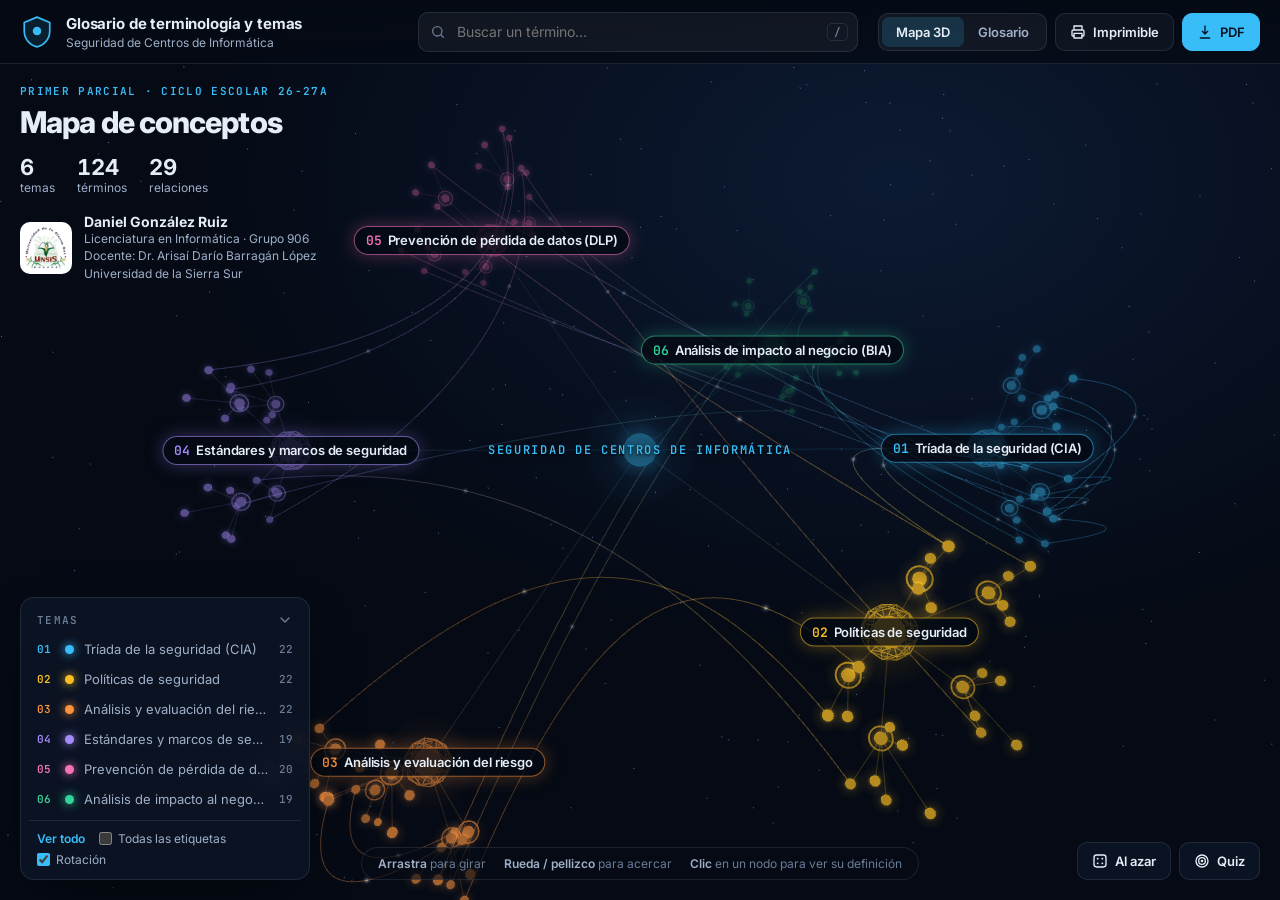
<file: web/index.html>
<!doctype html>
<html lang="es">
<head>
  <meta charset="utf-8">
  <meta name="viewport" content="width=device-width, initial-scale=1">
  <title>Glosario de Seguridad</title>
  <meta name="description" content="Mapa conceptual interactivo con la terminología del primer parcial de Seguridad de Centros de Informática.">
  <link rel="icon" href="data:image/svg+xml,%3Csvg xmlns='http://www.w3.org/2000/svg' viewBox='0 0 32 32'%3E%3Cpath d='M16 2 4 7v8c0 7.5 5.1 13.4 12 15 6.9-1.6 12-7.5 12-15V7L16 2z' fill='%230b1220' stroke='%2338bdf8' stroke-width='2'/%3E%3Ccircle cx='16' cy='15' r='4' fill='%2338bdf8'/%3E%3C/svg%3E">
  <link rel="preconnect" href="https://fonts.googleapis.com">
  <link rel="preconnect" href="https://fonts.gstatic.com" crossorigin>
  <link href="https://fonts.googleapis.com/css2?family=Inter:wght@400;500;600;700;800&family=JetBrains+Mono:wght@400;600&display=swap" rel="stylesheet">
  <link rel="stylesheet" href="css/estilos.css">
</head>
<body data-vista="mapa">
  <header class="barra">
    <div class="marca">
      <svg class="marca-icono" viewBox="0 0 32 32" aria-hidden="true"><path d="M16 2 4 7v8c0 7.5 5.1 13.4 12 15 6.9-1.6 12-7.5 12-15V7L16 2z"/><circle cx="16" cy="15" r="4"/></svg>
      <div>
        <h1>Glosario de terminología y temas</h1>
        <p id="subtitulo-marca">Seguridad de Centros de Informática</p>
      </div>
    </div>

    <div class="buscador" role="search">
      <svg viewBox="0 0 24 24" aria-hidden="true"><circle cx="11" cy="11" r="7"/><path d="m20 20-3.5-3.5"/></svg>
      <input id="buscar" type="search" placeholder="Buscar un término…" autocomplete="off" aria-label="Buscar término" aria-controls="sugerencias">
      <kbd>/</kbd>
      <ul id="sugerencias" class="sugerencias" role="listbox" hidden></ul>
    </div>

    <nav class="acciones">
      <div class="conmutador" role="tablist" aria-label="Vista">
        <button role="tab" data-vista="mapa" aria-selected="true">Mapa 3D</button>
        <button role="tab" data-vista="lista" aria-selected="false">Glosario</button>
      </div>
      <a class="boton" href="imprimir.html" target="_blank" rel="noopener" title="Versión para imprimir">
        <svg viewBox="0 0 24 24" aria-hidden="true"><path d="M6 9V3h12v6M6 18H4a1 1 0 0 1-1-1v-6a2 2 0 0 1 2-2h14a2 2 0 0 1 2 2v6a1 1 0 0 1-1 1h-2"/><path d="M6 14h12v7H6z"/></svg>
        <span>Imprimible</span>
      </a>
      <a class="boton primario" href="glosario.pdf" download="Glosario de terminologia y temas - Seguridad de Centros de Informatica.pdf">
        <svg viewBox="0 0 24 24" aria-hidden="true"><path d="M12 3v12m0 0-4-4m4 4 4-4M5 21h14"/></svg>
        <span>PDF</span>
      </a>
    </nav>
  </header>
  <div class="progreso" id="progreso" aria-hidden="true"></div>

  <!-- Vista 1: mapa 3D -->
  <main id="vista-mapa" class="vista-mapa">
    <div id="escena" class="escena" aria-label="Mapa conceptual en 3D"></div>

    <section class="intro" id="intro">
      <p class="etiqueta">Primer parcial · <span id="ciclo"></span></p>
      <h2>Mapa de conceptos</h2>
      <div class="cifras">
        <div><strong id="n-temas">0</strong><span>temas</span></div>
        <div><strong id="n-terminos">0</strong><span>términos</span></div>
        <div><strong id="n-enlaces">0</strong><span>relaciones</span></div>
      </div>
      <div class="creditos" id="creditos-mapa"></div>
    </section>

    <aside class="leyenda" id="leyenda" aria-label="Temas">
      <button class="leyenda-titulo" id="leyenda-toggle" aria-expanded="true">
        <span>Temas</span>
        <svg viewBox="0 0 24 24" aria-hidden="true"><path d="m6 9 6 6 6-6"/></svg>
      </button>
      <ul id="lista-temas"></ul>
      <div class="leyenda-pie">
        <button class="enlace" id="ver-todo">Ver todo</button>
        <label class="interruptor"><input type="checkbox" id="todas-etiquetas"> Todas las etiquetas</label>
        <label class="interruptor"><input type="checkbox" id="rotar" checked> Rotación</label>
      </div>
    </aside>

    <aside class="panel" id="panel" aria-live="polite" hidden>
      <button class="cerrar" id="cerrar-panel" aria-label="Cerrar">×</button>
      <div id="panel-contenido"></div>
    </aside>

    <div class="ayuda" id="ayuda">
      <span><b>Arrastra</b> para girar</span>
      <span><b>Rueda / pellizco</b> para acercar</span>
      <span><b>Clic</b> en un nodo para ver su definición</span>
    </div>

    <div class="herramientas" id="herramientas">
      <button class="boton" id="azar" title="Ir a un término al azar">
        <svg class="dado" viewBox="0 0 24 24" aria-hidden="true"><rect x="3" y="3" width="18" height="18" rx="4"/><circle cx="8.5" cy="8.5" r="1.4"/><circle cx="15.5" cy="15.5" r="1.4"/><circle cx="15.5" cy="8.5" r="1.4"/><circle cx="8.5" cy="15.5" r="1.4"/></svg>
        <span>Al azar</span>
      </button>
      <button class="boton" id="iniciar-quiz" title="Pon a prueba lo que sabes">
        <svg viewBox="0 0 24 24" aria-hidden="true"><circle cx="12" cy="12" r="9"/><circle cx="12" cy="12" r="5"/><circle cx="12" cy="12" r="1"/></svg>
        <span>Quiz</span>
      </button>
    </div>

    <section class="quiz" id="quiz" aria-live="polite" aria-label="Quiz" hidden></section>

    <div class="tooltip" id="tooltip" hidden></div>
    <div class="sin-webgl" id="sin-webgl" hidden>
      <p>Tu navegador no tiene WebGL disponible, así que el mapa 3D no se puede mostrar.</p>
      <button class="boton primario" data-ir="lista">Ver el glosario</button>
    </div>
  </main>

  <!-- Vista 2: glosario en tarjetas -->
  <main id="vista-lista" class="vista-lista" hidden>
    <div class="creditos grande" id="creditos-lista"></div>
    <div class="filtros" id="filtros" role="group" aria-label="Filtrar por tema"></div>
    <div id="secciones"></div>
    <p class="vacio" id="vacio" hidden>No hay términos que coincidan con la búsqueda.</p>
  </main>

  <script src="js/datos.js"></script>
  <script src="js/comun.js"></script>
  <script src="vendor/three/three.min.js"></script>
  <script src="vendor/three/OrbitControls.js"></script>
  <script src="vendor/three/CSS2DRenderer.js"></script>
  <script src="js/app.js"></script>
</body>
</html>
</file>
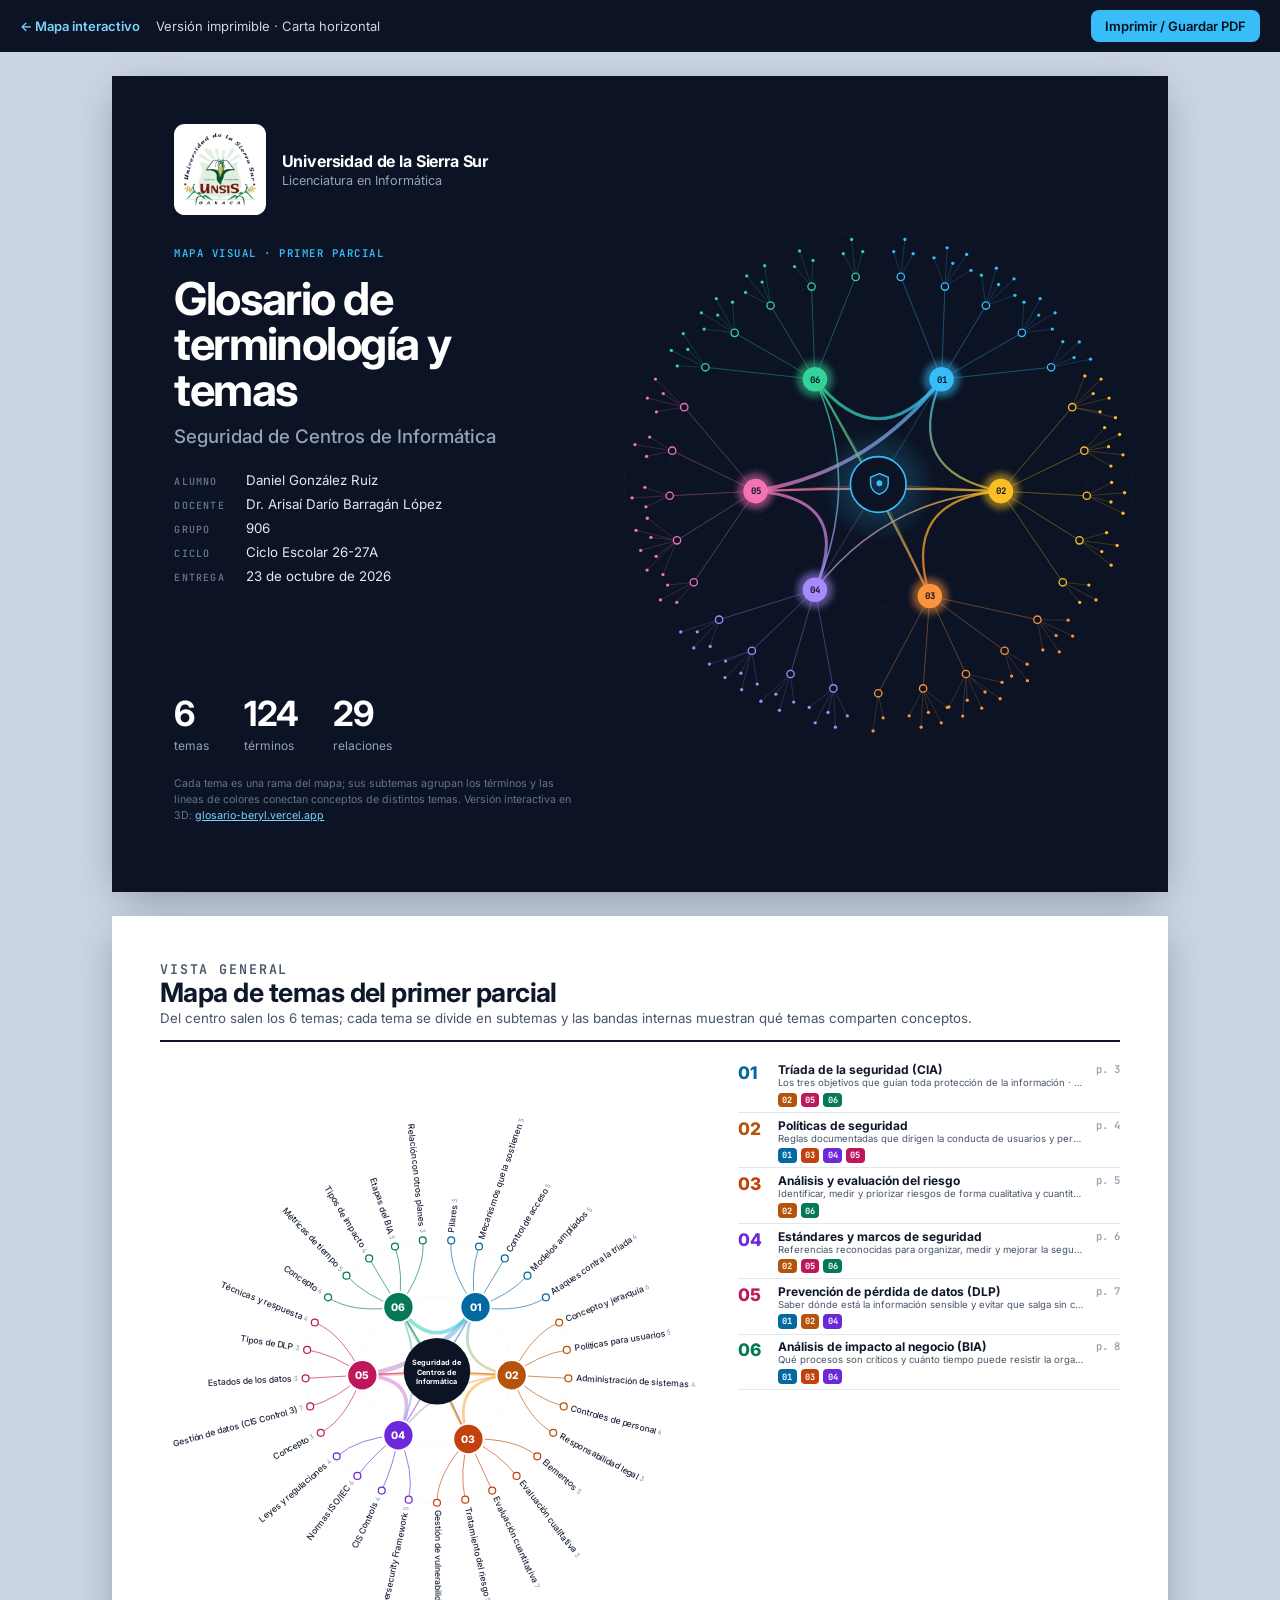
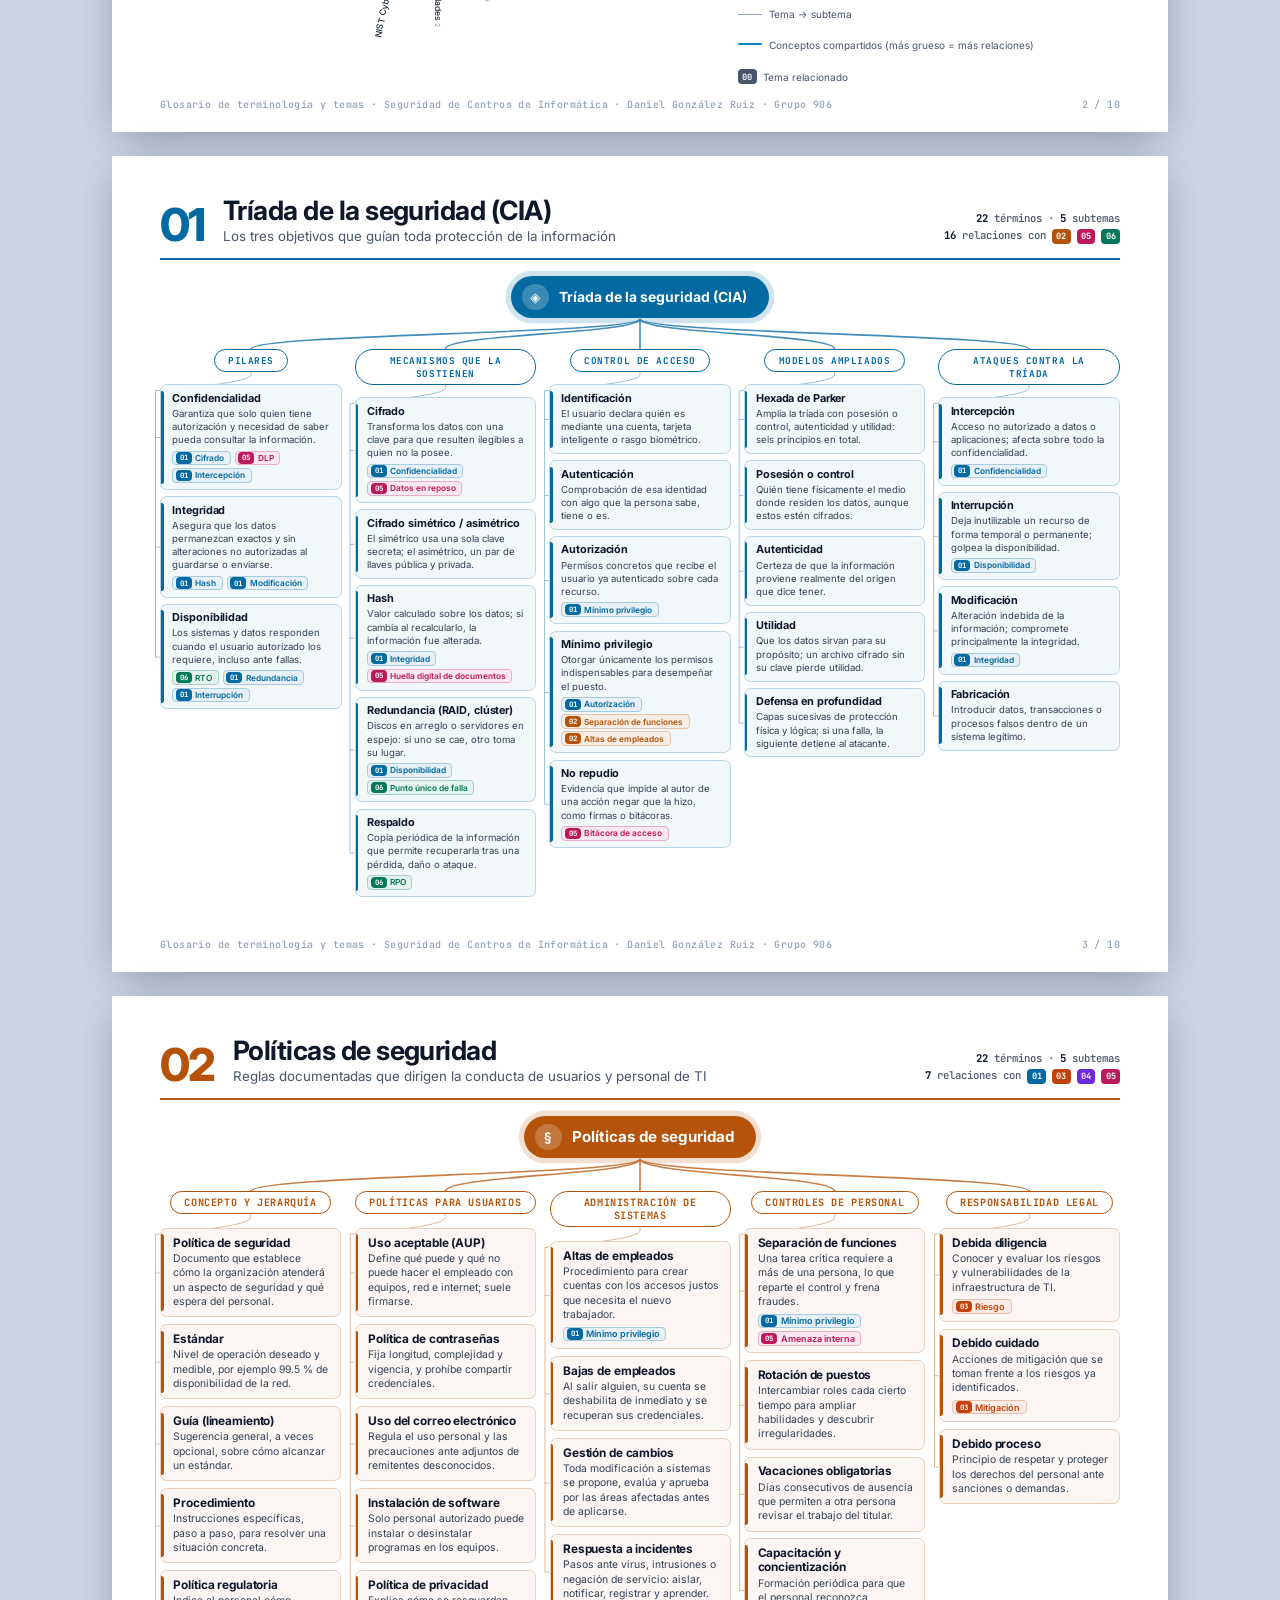
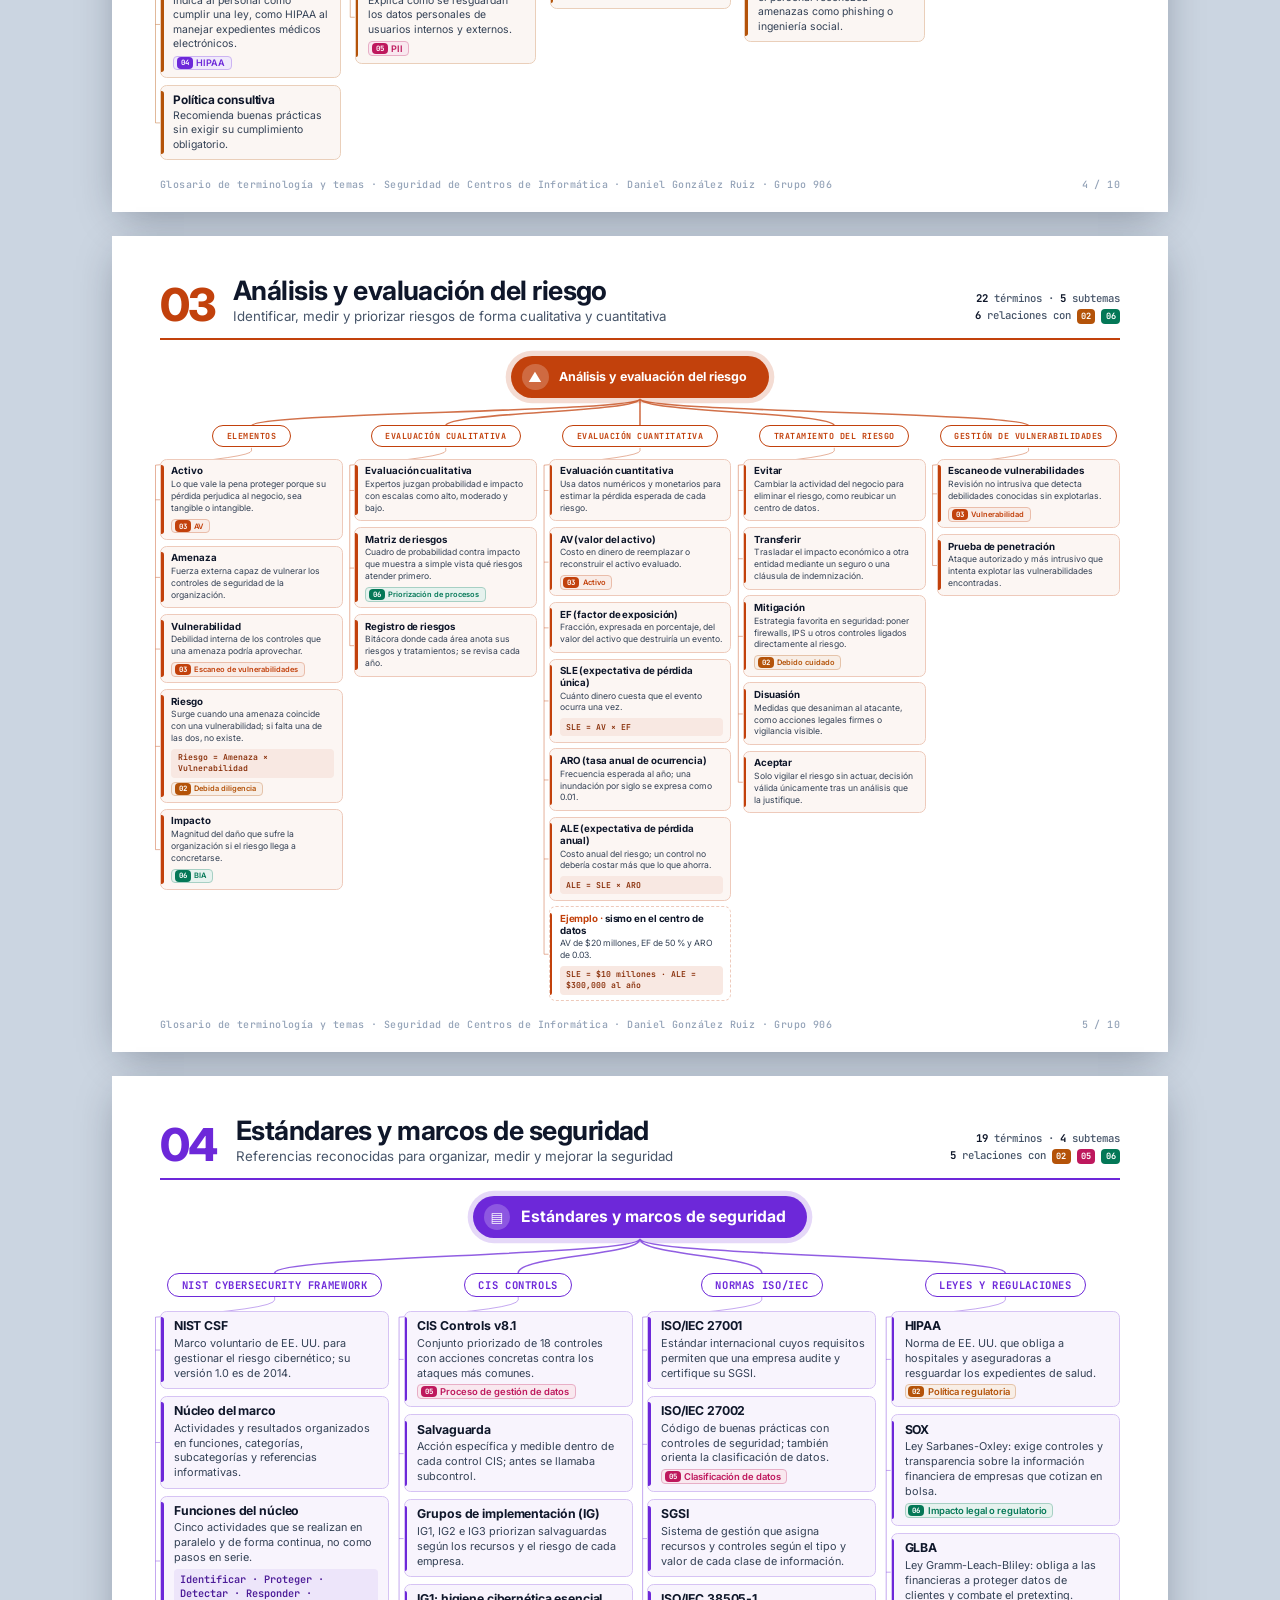
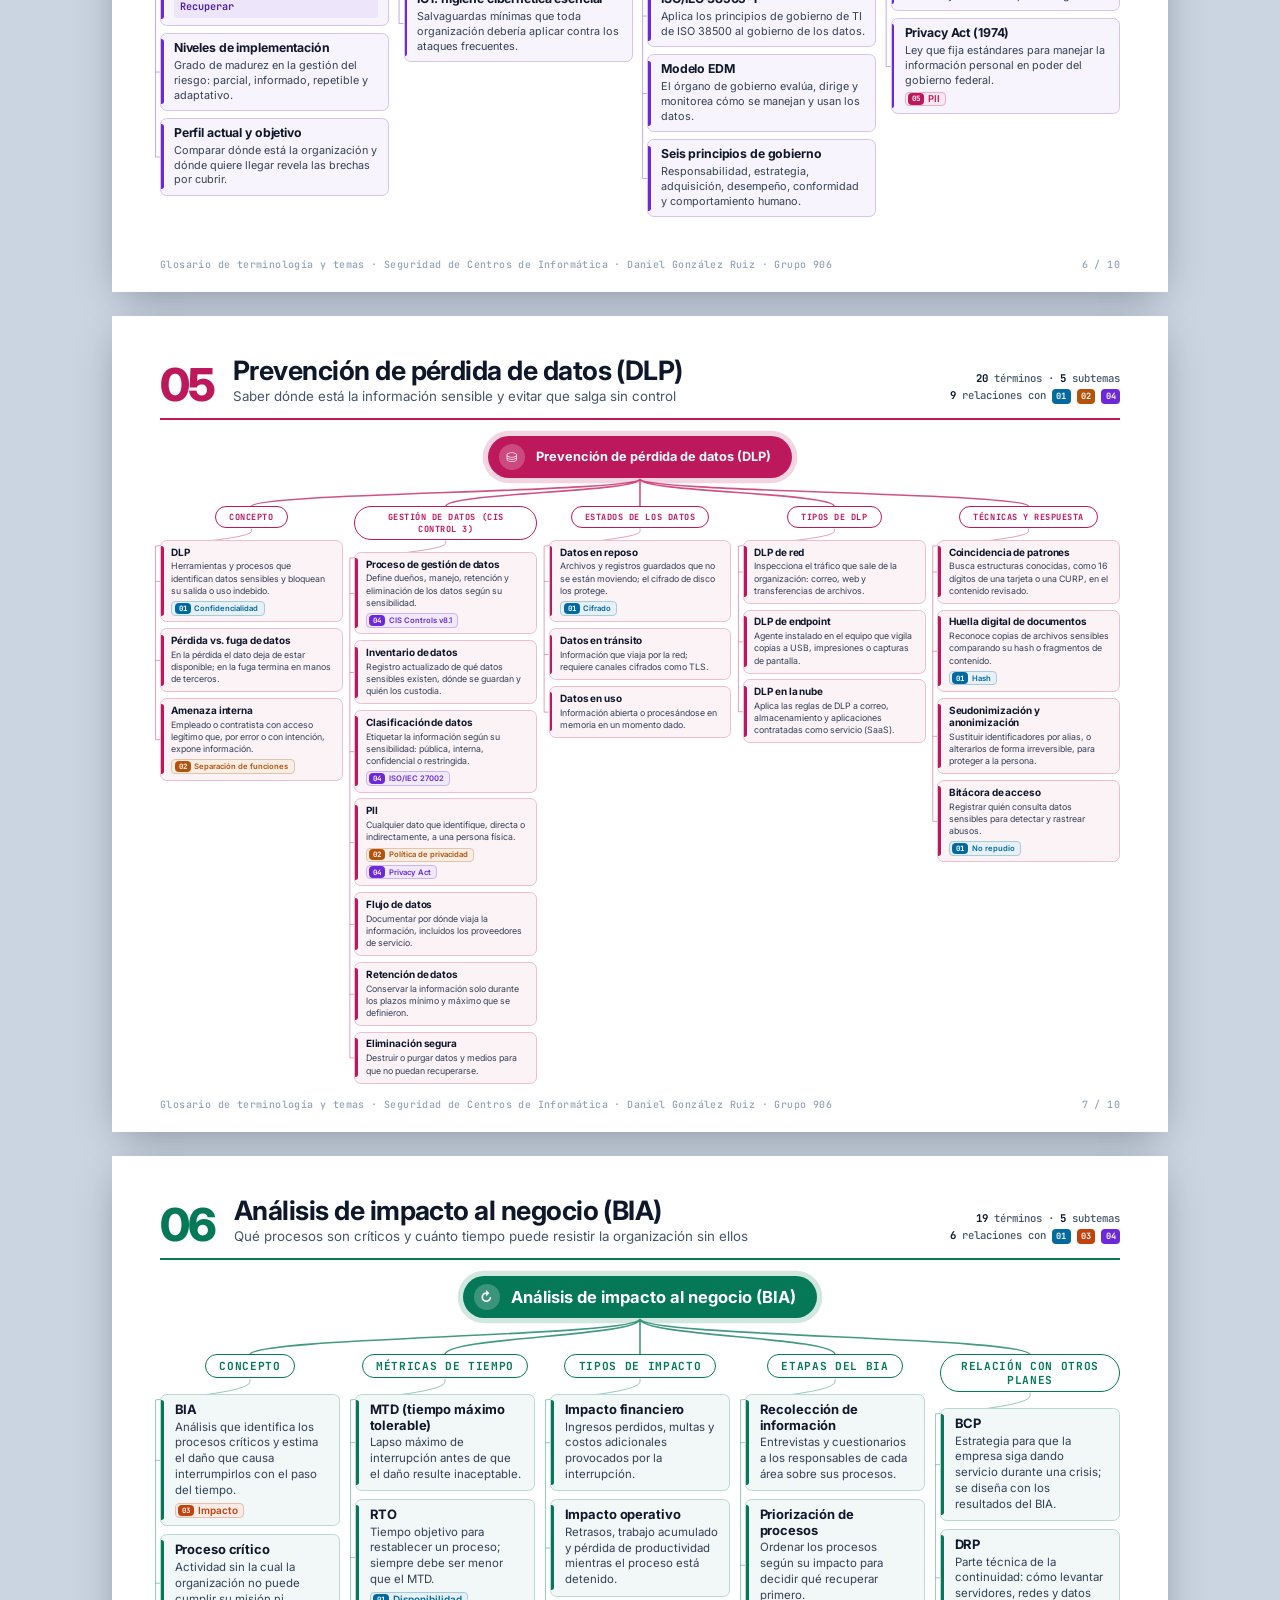
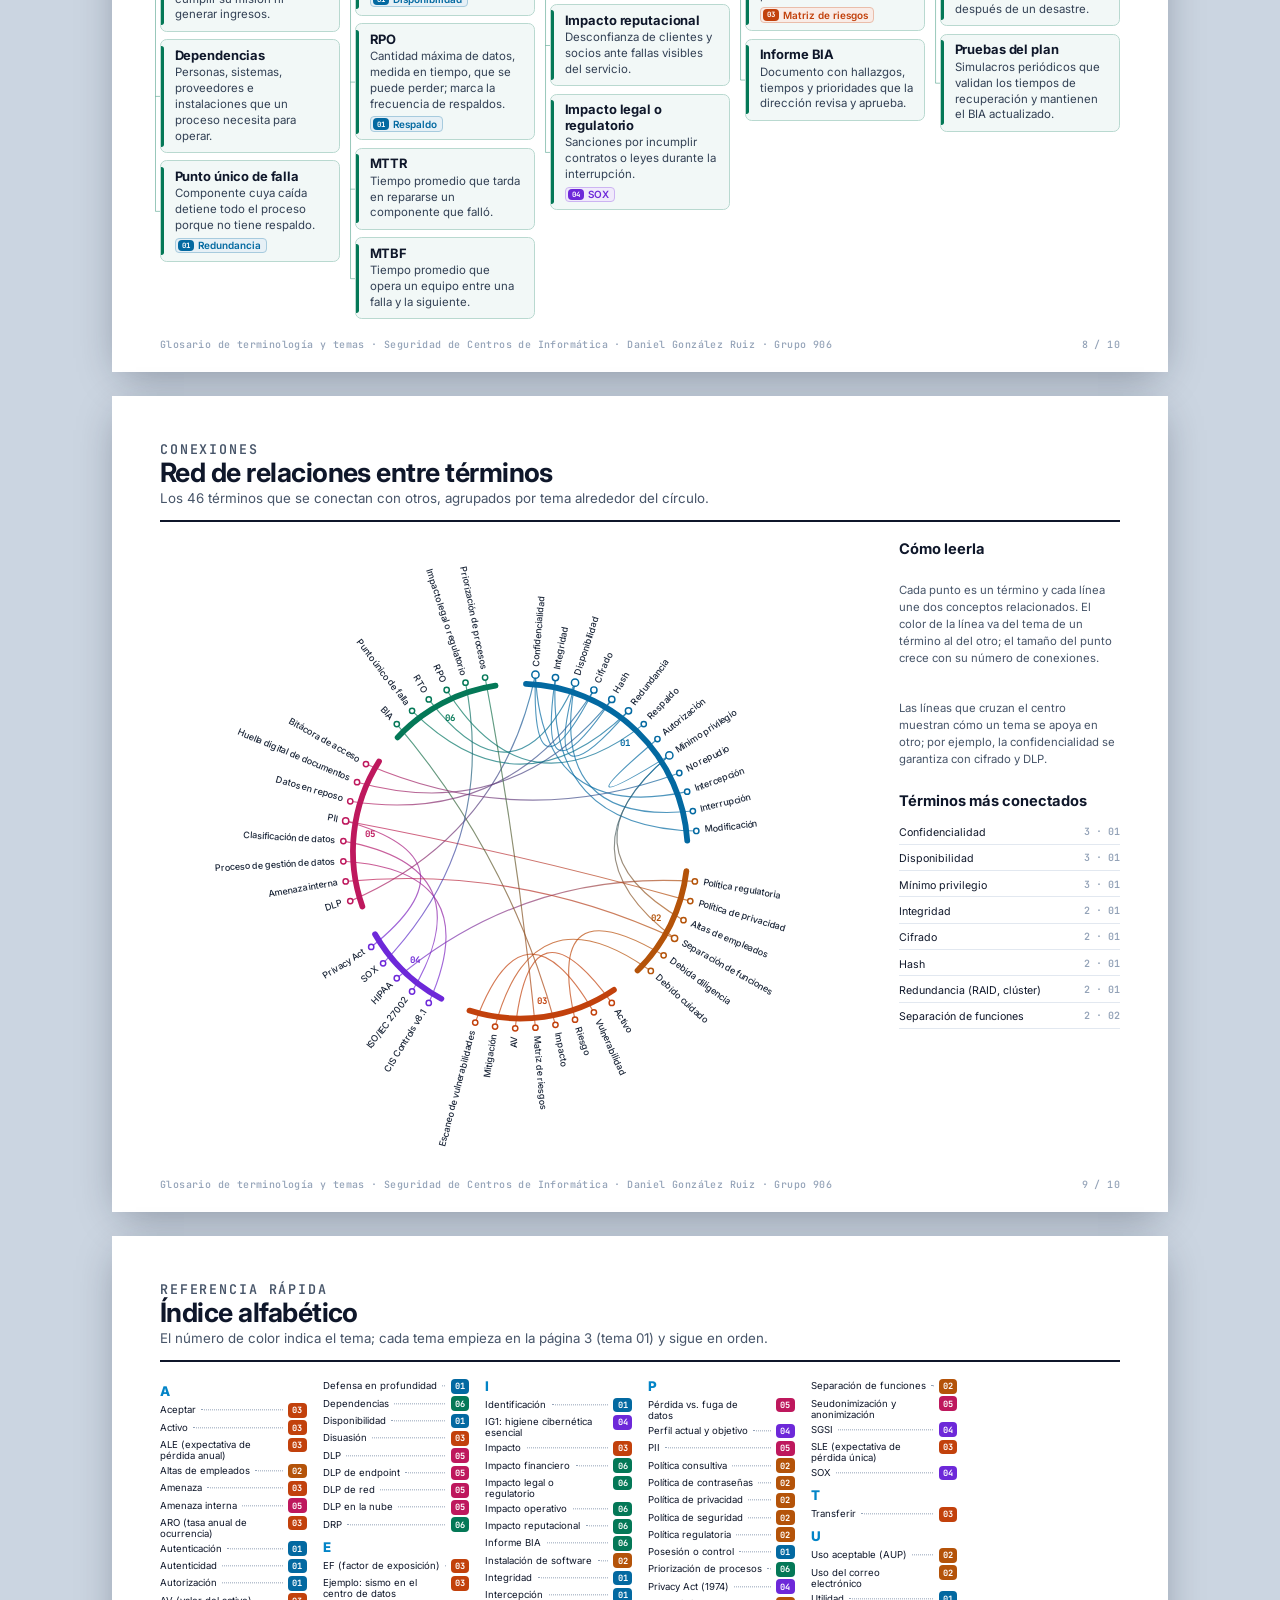
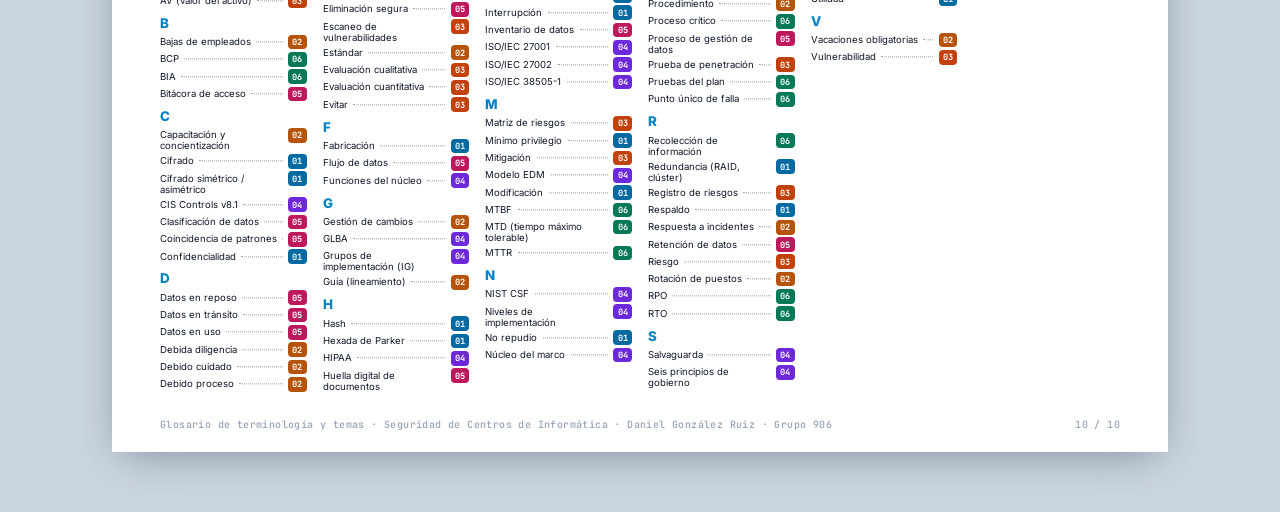
<file: web/imprimir.html>
<!doctype html>
<html lang="es">
<head>
  <meta charset="utf-8">
  <meta name="viewport" content="width=device-width, initial-scale=1">
  <title>Glosario de terminología y temas — Seguridad de Centros de Informática</title>
  <link rel="preconnect" href="https://fonts.googleapis.com">
  <link rel="preconnect" href="https://fonts.gstatic.com" crossorigin>
  <link href="https://fonts.googleapis.com/css2?family=Inter:wght@400;500;600;700;800&family=JetBrains+Mono:wght@400;600&display=swap" rel="stylesheet">
  <link rel="stylesheet" href="css/imprimir.css">
</head>
<body>
  <div class="herramientas">
    <a href="index.html">← Mapa interactivo</a>
    <span>Versión imprimible · Carta horizontal</span>
    <button onclick="print()">Imprimir / Guardar PDF</button>
  </div>
  <div id="documento"></div>
  <script src="js/datos.js"></script>
  <script src="js/comun.js"></script>
  <script src="js/imprimir.js"></script>
</body>
</html>
</file>
<file: web/css/estilos.css>
:root {
  --fondo: #050a14;
  --fondo-2: #0a1324;
  --superficie: rgba(13, 22, 40, 0.78);
  --superficie-solida: #0e1829;
  --borde: rgba(148, 163, 184, 0.16);
  --borde-fuerte: rgba(148, 163, 184, 0.3);
  --texto: #e6edf7;
  --texto-2: #9fb0c8;
  --texto-3: #6b7d97;
  --acento: #38bdf8;
  --radio: 14px;
  --sombra: 0 20px 50px -20px rgba(0, 0, 0, 0.7);
  --barra-alto: 64px;
  --mono: "JetBrains Mono", ui-monospace, monospace;
  color-scheme: dark;
}

* { box-sizing: border-box; }
html, body { margin: 0; height: 100%; }
body {
  font-family: Inter, system-ui, -apple-system, "Segoe UI", sans-serif;
  background: radial-gradient(1200px 800px at 70% 20%, #0c1a33 0%, var(--fondo) 60%) fixed, var(--fondo);
  color: var(--texto);
  -webkit-font-smoothing: antialiased;
  overflow: hidden;
}
body[data-vista="lista"] { overflow: auto; }
button { font: inherit; color: inherit; }
svg { fill: none; stroke: currentColor; stroke-width: 2; stroke-linecap: round; stroke-linejoin: round; }
[hidden] { display: none !important; }

/* ---------- Barra superior ---------- */
.barra {
  position: fixed; inset: 0 0 auto 0; z-index: 30;
  height: var(--barra-alto);
  display: flex; align-items: center; gap: 20px;
  padding: 0 20px;
  background: linear-gradient(to bottom, rgba(5, 10, 20, 0.95), rgba(5, 10, 20, 0.7));
  backdrop-filter: blur(14px);
  border-bottom: 1px solid var(--borde);
}
.marca { display: flex; align-items: center; gap: 12px; min-width: 0; }
.marca-icono { width: 34px; height: 34px; flex: none; }
.marca-icono path { fill: rgba(56, 189, 248, 0.12); stroke: var(--acento); stroke-width: 1.6; }
.marca-icono circle { fill: var(--acento); stroke: none; }
.marca h1 { font-size: 15px; font-weight: 700; margin: 0; letter-spacing: -0.01em; white-space: nowrap; }
.marca p { font-size: 12px; color: var(--texto-2); margin: 2px 0 0; white-space: nowrap; }

.buscador { position: relative; flex: 1; max-width: 440px; margin-left: auto; }
.buscador > svg { position: absolute; left: 12px; top: 50%; width: 16px; height: 16px; transform: translateY(-50%); color: var(--texto-3); }
.buscador input {
  width: 100%; height: 40px; padding: 0 40px 0 38px;
  background: rgba(255, 255, 255, 0.05); color: var(--texto);
  border: 1px solid var(--borde); border-radius: 10px; font: inherit; font-size: 14px;
  outline: none; transition: border-color .2s, background .2s;
}
.buscador input:focus { border-color: var(--acento); background: rgba(56, 189, 248, 0.06); }
.buscador input::-webkit-search-cancel-button { display: none; }
.buscador kbd {
  position: absolute; right: 10px; top: 50%; transform: translateY(-50%);
  font: 600 11px var(--mono); color: var(--texto-3);
  border: 1px solid var(--borde); border-radius: 5px; padding: 1px 6px;
}
.sugerencias {
  position: absolute; top: 46px; left: 0; right: 0; margin: 0; padding: 6px; list-style: none;
  background: var(--superficie-solida); border: 1px solid var(--borde-fuerte); border-radius: 12px;
  box-shadow: var(--sombra); max-height: 60vh; overflow: auto;
}
.sugerencias li {
  display: flex; align-items: center; gap: 10px; padding: 8px 10px; border-radius: 8px; cursor: pointer;
}
.sugerencias li[aria-selected="true"], .sugerencias li:hover { background: rgba(255, 255, 255, 0.06); }
.sugerencias .punto { width: 8px; height: 8px; border-radius: 50%; flex: none; }
.sugerencias b { font-weight: 600; font-size: 14px; }
.sugerencias small { color: var(--texto-3); font-size: 12px; margin-left: auto; white-space: nowrap; }
.sugerencias .nada { color: var(--texto-3); cursor: default; }

.acciones { display: flex; align-items: center; gap: 8px; }
.conmutador {
  display: flex; padding: 3px; background: rgba(255, 255, 255, 0.05);
  border: 1px solid var(--borde); border-radius: 10px;
}
.conmutador button {
  border: 0; background: none; padding: 7px 14px; border-radius: 7px; cursor: pointer;
  font-size: 13px; font-weight: 600; color: var(--texto-2);
}
.conmutador button[aria-selected="true"] { background: rgba(56, 189, 248, 0.16); color: var(--texto); }
.boton {
  display: inline-flex; align-items: center; gap: 7px; height: 38px; padding: 0 14px;
  border: 1px solid var(--borde); border-radius: 10px; background: rgba(255, 255, 255, 0.04);
  color: var(--texto); text-decoration: none; font-size: 13px; font-weight: 600; cursor: pointer;
  transition: background .2s, border-color .2s;
}
.boton:hover { background: rgba(255, 255, 255, 0.08); border-color: var(--borde-fuerte); }
.boton svg { width: 16px; height: 16px; }
.boton.primario { background: var(--acento); border-color: var(--acento); color: #04121f; }
.boton.primario:hover { background: #7dd3fc; }

/* Progreso de lectura (solo en la vista de glosario) */
.progreso {
  position: fixed; left: 0; right: 0; top: var(--barra-alto); z-index: 31; height: 2px;
  background: linear-gradient(90deg, #38bdf8, #a78bfa, #f472b6);
  transform: scaleX(var(--p, 0)); transform-origin: left; box-shadow: 0 0 10px rgba(56, 189, 248, 0.6);
}
body[data-vista="mapa"] .progreso { display: none; }

/* ---------- Vista mapa ---------- */
.vista-mapa { position: fixed; inset: 0; }
.escena { position: absolute; inset: 0; cursor: grab; z-index: 0; isolation: isolate; overflow: hidden; }
.escena:active { cursor: grabbing; }
.escena canvas { display: block; }

.intro {
  position: absolute; left: 20px; top: calc(var(--barra-alto) + 20px); z-index: 5;
  pointer-events: none; transition: opacity .3s;
}
.etiqueta { font: 600 11px var(--mono); letter-spacing: .12em; text-transform: uppercase; color: var(--acento); margin: 0 0 6px; }
.intro h2 { margin: 0 0 14px; font-size: 30px; font-weight: 800; letter-spacing: -0.03em; }
.cifras { display: flex; gap: 22px; }
.cifras div { display: flex; flex-direction: column; }
.cifras strong { font-size: 22px; font-weight: 700; font-variant-numeric: tabular-nums; }
.cifras span { font-size: 12px; color: var(--texto-2); }

.creditos { display: flex; align-items: center; gap: 12px; margin-top: 18px; max-width: 340px; }
.creditos img { width: 52px; height: 52px; border-radius: 10px; background: #fff; padding: 2px; flex: none; }
.creditos b { display: block; font-size: 14px; color: var(--texto); }
.creditos span { display: block; font-size: 12px; color: var(--texto-2); line-height: 1.45; }
.creditos.grande { margin: 0 0 26px; max-width: none; padding: 16px 18px; border: 1px solid var(--borde); border-radius: var(--radio); background: rgba(255, 255, 255, 0.03); }
.creditos.grande img { width: 64px; height: 64px; }
.creditos.grande b { font-size: 16px; }

.leyenda {
  position: absolute; left: 20px; bottom: 20px; z-index: 6; width: 290px;
  background: var(--superficie); backdrop-filter: blur(14px);
  border: 1px solid var(--borde); border-radius: var(--radio); box-shadow: var(--sombra);
  padding: 8px;
}
.leyenda-titulo {
  width: 100%; display: flex; justify-content: space-between; align-items: center;
  border: 0; background: none; padding: 6px 8px; cursor: pointer;
  font: 600 11px var(--mono); letter-spacing: .12em; text-transform: uppercase; color: var(--texto-3);
}
.leyenda-titulo svg { width: 16px; height: 16px; transition: transform .2s; }
.leyenda.cerrada .leyenda-titulo svg { transform: rotate(-90deg); }
.leyenda.cerrada ul, .leyenda.cerrada .leyenda-pie { display: none; }
.leyenda ul { list-style: none; margin: 0; padding: 0; }
.leyenda li button {
  width: 100%; display: flex; align-items: center; gap: 10px; text-align: left;
  padding: 7px 8px; border: 0; border-radius: 8px; background: none; cursor: pointer;
  font-size: 13px; color: var(--texto-2); transition: background .15s, color .15s;
}
.leyenda li button:hover, .leyenda li button.activo { background: rgba(255, 255, 255, 0.06); color: var(--texto); }
.leyenda .num { font: 600 11px var(--mono); color: var(--c); width: 18px; }
.leyenda .punto { width: 9px; height: 9px; border-radius: 50%; background: var(--c); box-shadow: 0 0 10px var(--c); flex: none; }
.leyenda .nombre { flex: 1; overflow: hidden; text-overflow: ellipsis; white-space: nowrap; }
.leyenda .cuenta { font: 500 11px var(--mono); color: var(--texto-3); }
.leyenda-pie {
  display: flex; flex-wrap: wrap; align-items: center; gap: 6px 14px;
  border-top: 1px solid var(--borde); margin-top: 6px; padding: 10px 8px 4px;
  font-size: 12px; color: var(--texto-2);
}
.enlace { border: 0; background: none; color: var(--acento); cursor: pointer; padding: 0; font-weight: 600; font-size: 12px; }
.interruptor { display: inline-flex; align-items: center; gap: 6px; cursor: pointer; }
.interruptor input { accent-color: var(--acento); margin: 0; }

.panel {
  position: absolute; right: 20px; top: calc(var(--barra-alto) + 20px); bottom: 76px; z-index: 6;
  width: 380px; overflow: hidden auto;
  background: var(--superficie); backdrop-filter: blur(16px);
  border: 1px solid var(--borde); border-radius: var(--radio); box-shadow: var(--sombra);
  padding: 22px 22px 24px;
  animation: entrar .35s cubic-bezier(.2, .8, .2, 1);
}
@keyframes entrar { from { opacity: 0; transform: translateX(16px); } }
.cerrar {
  position: absolute; right: 12px; top: 10px; width: 32px; height: 32px;
  border: 0; border-radius: 8px; background: none; font-size: 22px; color: var(--texto-2); cursor: pointer;
}
.cerrar:hover { background: rgba(255, 255, 255, 0.07); color: var(--texto); }
.ruta { display: flex; flex-wrap: wrap; align-items: center; gap: 6px; font-size: 12px; color: var(--texto-2); margin: 0 30px 14px 0; }
.ruta button { border: 0; background: none; padding: 0; cursor: pointer; color: inherit; }
.ruta button:hover { color: var(--texto); text-decoration: underline; }
.ruta button.chip { padding: 3px 9px; border: 1px solid color-mix(in srgb, var(--c) 35%, transparent); background: color-mix(in srgb, var(--c) 14%, transparent); color: var(--c); }
.ruta button.chip:hover { text-decoration: none; background: color-mix(in srgb, var(--c) 24%, transparent); }
.chip {
  display: inline-flex; align-items: center; gap: 6px; padding: 3px 9px; border-radius: 99px;
  font-size: 11px; font-weight: 600; color: var(--c);
  background: color-mix(in srgb, var(--c) 14%, transparent);
  border: 1px solid color-mix(in srgb, var(--c) 35%, transparent);
}
.panel h3 { font-size: 24px; line-height: 1.15; letter-spacing: -0.02em; margin: 0 0 12px; }
.panel .desc { font-size: 15px; line-height: 1.6; color: var(--texto); margin: 0 0 16px; }
.panel .subt { color: var(--texto-2); font-size: 14px; margin: -4px 0 18px; line-height: 1.5; }
.formula {
  font: 500 13px/1.5 var(--mono); padding: 10px 12px; margin: 0 0 10px;
  border-left: 3px solid var(--c); border-radius: 0 8px 8px 0;
  background: color-mix(in srgb, var(--c) 9%, transparent);
}
.panel h4 {
  font: 600 11px var(--mono); letter-spacing: .12em; text-transform: uppercase; color: var(--texto-3);
  margin: 22px 0 8px;
}
.lista-terminos { list-style: none; margin: 0; padding: 0; display: grid; grid-template-columns: minmax(0, 1fr); gap: 4px; }
.lista-terminos button {
  width: 100%; display: flex; align-items: center; gap: 10px; text-align: left; cursor: pointer;
  padding: 8px 10px; border-radius: 8px; border: 1px solid transparent; background: rgba(255, 255, 255, 0.03);
  font-size: 13.5px;
}
.lista-terminos button:hover { border-color: var(--borde-fuerte); background: rgba(255, 255, 255, 0.06); }
.lista-terminos .punto { width: 8px; height: 8px; border-radius: 50%; background: var(--c); flex: none; }
.lista-terminos button > span:nth-child(2) { flex: none; max-width: 62%; }
.lista-terminos small { margin-left: auto; min-width: 0; color: var(--texto-3); font-size: 11px; white-space: nowrap; overflow: hidden; text-overflow: ellipsis; }
.panel .grupo-titulo { font-size: 13px; font-weight: 600; color: var(--texto-2); margin: 16px 0 6px; }

.ayuda {
  position: absolute; left: 50%; bottom: 20px; transform: translateX(-50%); z-index: 4;
  display: flex; gap: 18px; padding: 8px 16px; border-radius: 99px;
  background: rgba(5, 10, 20, 0.6); border: 1px solid var(--borde);
  font-size: 12px; color: var(--texto-3); white-space: nowrap; pointer-events: none;
  transition: opacity .6s;
}
.ayuda b { color: var(--texto-2); font-weight: 600; }

.tooltip {
  position: fixed; z-index: 40; max-width: 280px; pointer-events: none;
  padding: 10px 12px; border-radius: 10px;
  background: rgba(10, 18, 34, 0.95); border: 1px solid var(--borde-fuerte); box-shadow: var(--sombra);
  font-size: 12.5px; line-height: 1.45; color: var(--texto-2);
}
.tooltip b { display: block; color: var(--texto); font-size: 13.5px; margin-bottom: 3px; }
.tooltip .chip { margin-bottom: 6px; }

.sin-webgl {
  position: absolute; inset: 0; display: grid; place-content: center; justify-items: center; gap: 12px;
  text-align: center; color: var(--texto-2); padding: 20px;
}

/* Botones flotantes: término al azar y quiz */
.herramientas { position: absolute; right: 20px; bottom: 20px; z-index: 6; display: flex; gap: 8px; }
.herramientas .boton { background: var(--superficie); backdrop-filter: blur(14px); box-shadow: var(--sombra); }
.herramientas .boton:hover { background: var(--superficie-solida); border-color: var(--acento); }
.herramientas .boton span { display: inline; }
.herramientas .boton:hover svg { color: var(--acento); }
#azar:hover svg { transform: rotate(90deg); }
.herramientas svg { transition: transform .35s cubic-bezier(.2, .8, .2, 1), color .2s; }
.dado circle { fill: currentColor; stroke: none; }
body.en-quiz .herramientas, body.en-quiz .intro, body.en-quiz .ayuda { display: none; }

/* Quiz */
.quiz {
  position: absolute; left: 20px; top: calc(var(--barra-alto) + 20px); z-index: 7;
  width: min(440px, calc(100% - 40px)); padding: 18px 20px 18px;
  background: var(--superficie); backdrop-filter: blur(16px);
  border: 1px solid var(--borde-fuerte); border-radius: var(--radio); box-shadow: var(--sombra);
  animation: bajar .4s cubic-bezier(.2, .8, .2, 1);
}
@keyframes bajar { from { opacity: 0; transform: translateY(-12px); } }
.quiz.error { animation: sacudir .4s; border-color: #f87171; }
@keyframes sacudir { 20%, 60% { transform: translateX(-6px); } 40%, 80% { transform: translateX(6px); } }
.quiz-cab { display: flex; align-items: baseline; gap: 12px; margin-right: 30px; }
.quiz-cab .etiqueta { margin: 0; }
.quiz-marcador { font: 600 12px var(--mono); color: #34d399; }
.quiz-def { font-size: 15.5px; line-height: 1.6; margin: 12px 0; }
.hueco {
  display: inline-block; min-width: 2.6em; padding: 0 8px; border-radius: 6px; text-align: center;
  font: 700 13px/1.5 var(--mono); color: var(--acento);
  background: rgba(56, 189, 248, 0.12); border: 1px dashed rgba(56, 189, 248, 0.5);
}
.quiz .chip { margin-bottom: 4px; }
.quiz-aviso { font-size: 13.5px; color: var(--texto-2); margin: 10px 0 14px; line-height: 1.5; }
.quiz-aviso .bien { color: #34d399; }
.quiz-aviso .mal { color: #f87171; }
.quiz-final { margin: 14px 0 0; font-size: 15px; color: var(--texto-2); }
.quiz-final strong { font-size: 40px; font-weight: 800; color: var(--texto); letter-spacing: -0.03em; margin-right: 4px; }
.quiz-botones { display: flex; gap: 8px; flex-wrap: wrap; }
.quiz-botones .boton:disabled { opacity: .45; cursor: default; }

/* Etiquetas del mapa (CSS2DRenderer) */
.etq {
  pointer-events: none; white-space: nowrap; font-weight: 600; color: var(--texto);
  text-shadow: 0 1px 3px #000, 0 0 12px rgba(0, 0, 0, 0.9);
  transition: opacity .25s;
}
.etq-tema {
  font-size: 13px; padding: 5px 11px; border-radius: 99px; letter-spacing: -0.01em;
  background: rgba(5, 10, 20, 0.72); border: 1px solid color-mix(in srgb, var(--c) 60%, transparent);
  box-shadow: 0 0 18px color-mix(in srgb, var(--c) 30%, transparent);
  transform: translateY(-26px); text-shadow: none;
}
.etq-tema span { color: var(--c); font-family: var(--mono); margin-right: 6px; }
.etq-grupo { font-size: 11px; color: var(--c); text-transform: uppercase; letter-spacing: .08em; transform: translateY(-14px); }
.etq-termino { font-size: 11.5px; font-weight: 500; transform: translateY(-12px); }
.etq-termino.destacado { font-size: 13px; font-weight: 700; color: #fff; }
.etq-centro {
  font-size: 12px; font-family: var(--mono); letter-spacing: .14em; text-transform: uppercase;
  color: var(--acento); transform: translateY(-34px); text-align: center;
}
.oculta { opacity: 0 !important; }

/* ---------- Vista lista ---------- */
.vista-lista { max-width: 1240px; margin: 0 auto; padding: calc(var(--barra-alto) + 28px) 24px 60px; }
.filtros { display: flex; flex-wrap: wrap; gap: 8px; margin-bottom: 28px; position: sticky; top: calc(var(--barra-alto) + 10px); z-index: 5; }
.filtros button {
  display: inline-flex; align-items: center; gap: 7px; padding: 7px 12px; border-radius: 99px; cursor: pointer;
  border: 1px solid var(--borde); background: rgba(10, 19, 36, 0.92); backdrop-filter: blur(8px);
  font-size: 12.5px; font-weight: 600; color: var(--texto-2);
}
.filtros button .punto { width: 8px; height: 8px; border-radius: 50%; background: var(--c); }
.filtros button[aria-pressed="true"] { color: var(--texto); border-color: var(--c); background: color-mix(in srgb, var(--c) 16%, #0a1324); }
.seccion { margin-bottom: 44px; }
.seccion-cab { display: flex; align-items: baseline; gap: 14px; border-bottom: 1px solid var(--borde); padding-bottom: 12px; margin-bottom: 18px; }
.seccion-cab .num { font: 700 13px var(--mono); color: var(--c); }
.seccion-cab h2 { margin: 0; font-size: 24px; letter-spacing: -0.02em; }
.seccion-cab p { margin: 0; color: var(--texto-2); font-size: 14px; }
.seccion h3 { font: 600 11px var(--mono); letter-spacing: .12em; text-transform: uppercase; color: var(--texto-3); margin: 18px 0 10px; }
.tarjetas { display: grid; grid-template-columns: repeat(auto-fill, minmax(260px, 1fr)); gap: 12px; }
.tarjeta {
  position: relative; padding: 14px 16px 14px 18px; border-radius: 12px; cursor: pointer;
  background: rgba(255, 255, 255, 0.03); border: 1px solid var(--borde);
  transition: border-color .2s, background .2s, transform .2s;
}
.tarjeta::before { content: ""; position: absolute; left: 0; top: 14px; bottom: 14px; width: 3px; border-radius: 0 3px 3px 0; background: var(--c); }
.tarjeta:hover {
  border-color: color-mix(in srgb, var(--c) 50%, transparent); transform: translateY(-2px);
  background:
    radial-gradient(260px circle at var(--x, 50%) var(--y, 50%), color-mix(in srgb, var(--c) 16%, transparent), transparent 70%),
    rgba(255, 255, 255, 0.05);
  box-shadow: 0 12px 30px -18px color-mix(in srgb, var(--c) 60%, transparent);
}
.tarjeta h4 { margin: 0 0 6px; font-size: 15px; }
.tarjeta p { margin: 0; font-size: 13.5px; line-height: 1.5; color: var(--texto-2); }
.tarjeta .formula { margin: 10px 0 0; font-size: 12px; }
.tarjeta .rels { display: flex; flex-wrap: wrap; gap: 5px; margin-top: 10px; }
.tarjeta .rels .chip { font-size: 10.5px; padding: 2px 7px; }
.revelar .tarjeta:not(.revelada) { opacity: 0; }
.tarjeta.revelada { animation: aparecer .55s cubic-bezier(.2, .8, .2, 1) backwards; animation-delay: var(--d, 0ms); }
@keyframes aparecer { from { opacity: 0; transform: translateY(14px); } }
.tarjeta.destello { animation: destello 1.6s ease; }
@keyframes destello { 0%, 40% { box-shadow: 0 0 0 2px var(--c), 0 0 30px color-mix(in srgb, var(--c) 40%, transparent); } }
.vacio { text-align: center; color: var(--texto-3); padding: 60px 0; }

/* ---------- Responsivo ---------- */
@media (max-width: 1000px) {
  .marca p, .boton span { display: none; }
  .boton { padding: 0 10px; }
}
@media (max-width: 760px) {
  :root { --barra-alto: 112px; }
  .barra { flex-wrap: wrap; height: auto; min-height: var(--barra-alto); padding: 10px 16px; gap: 10px; }
  .marca { flex: 1; gap: 10px; }
  .marca-icono { width: 28px; height: 28px; }
  .marca h1 { font-size: 13px; line-height: 1.2; white-space: normal; }
  .acciones .boton:not(.primario) { display: none; }
  .conmutador button { padding: 7px 10px; font-size: 12px; }
  .buscador { order: 3; flex-basis: 100%; max-width: none; }
  .intro { left: 16px; top: calc(var(--barra-alto) + 14px); }
  .intro h2 { font-size: 22px; }
  .cifras strong { font-size: 18px; }
  .leyenda { left: 16px; right: 16px; bottom: 16px; width: auto; max-height: 45vh; overflow: auto; }
  .panel { left: 0; right: 0; bottom: 0; top: auto; width: auto; max-height: 62vh; border-radius: 18px 18px 0 0; z-index: 8; }
  .ayuda { display: none; }
  .herramientas { top: calc(var(--barra-alto) + 14px); bottom: auto; right: 16px; }
  .herramientas .boton span { display: none; }
  .quiz { left: 16px; top: calc(var(--barra-alto) + 12px); width: auto; right: 16px; padding: 14px 16px; }
  .quiz-def { font-size: 14.5px; }
  .intro .creditos { display: none; }
  .etq-tema { font-size: 10px; padding: 3px 7px; max-width: 150px; overflow: hidden; text-overflow: ellipsis; }
  .etq-centro { font-size: 9px; }
  .vista-lista { padding: calc(var(--barra-alto) + 20px) 16px 40px; }
  .tarjetas { grid-template-columns: 1fr; }
}
@media (prefers-reduced-motion: reduce) {
  *, *::before, *::after { animation: none !important; transition: none !important; }
}
</file>
<file: web/css/imprimir.css>
@page { size: 11in 8.5in; margin: 0; }

:root {
  --tinta: #0f172a;
  --tinta-2: #475569;
  --tinta-3: #94a3b8;
  --linea: #e2e8f0;
  --papel: #ffffff;
  --marino: #0b1324;
  --acento: #0284c7;
  --mono: "JetBrains Mono", ui-monospace, monospace;
  --escala: 1;
}
* { box-sizing: border-box; }
html, body { margin: 0; }
body {
  font-family: Inter, system-ui, sans-serif; color: var(--tinta); background: #cbd5e1;
  -webkit-print-color-adjust: exact; print-color-adjust: exact;
}

.herramientas {
  position: sticky; top: 0; z-index: 10; display: flex; align-items: center; gap: 16px;
  padding: 10px 20px; background: var(--marino); color: #cbd5e1; font-size: 13px;
}
.herramientas a { color: #7dd3fc; text-decoration: none; font-weight: 600; }
.herramientas span { margin-right: auto; }
.herramientas button {
  font: 600 13px Inter, sans-serif; border: 0; border-radius: 8px; padding: 8px 14px;
  background: #38bdf8; color: #04121f; cursor: pointer;
}

#documento { display: flex; flex-direction: column; align-items: center; gap: 24px; padding: 24px 0 60px; }
.pagina {
  position: relative; width: 11in; height: 8.5in; overflow: hidden; background: var(--papel);
  padding: 0.42in 0.5in 0.5in; display: flex; flex-direction: column;
  box-shadow: 0 10px 40px -10px rgba(15, 23, 42, 0.4);
}
@media print {
  body { background: none; }
  .herramientas { display: none; }
  #documento { display: block; padding: 0; }
  .pagina { box-shadow: none; break-after: page; }
}

.pie {
  position: absolute; left: 0.5in; right: 0.5in; bottom: 0.22in;
  display: flex; justify-content: space-between; font: 500 7.5pt var(--mono); color: var(--tinta-3);
  letter-spacing: 0.04em;
}

.ojo { font: 600 8pt var(--mono); letter-spacing: 0.14em; text-transform: uppercase; color: var(--acento); margin: 0 0 4pt; }

/* ---------- Cabecera de página ---------- */
.cab { display: flex; align-items: flex-end; gap: 14pt; padding-bottom: 10pt; border-bottom: 1.5pt solid var(--c, var(--tinta)); margin-bottom: 12pt; }
.cab .num { font: 800 34pt/0.85 Inter, sans-serif; color: var(--c, var(--tinta)); letter-spacing: -0.04em; }
.cab h2 { margin: 0; font-size: 20pt; letter-spacing: -0.02em; line-height: 1.05; }
.cab p { margin: 3pt 0 0; color: var(--tinta-2); font-size: 10pt; }
.cab .datos { margin-left: auto; text-align: right; font: 500 8pt var(--mono); color: var(--tinta-2); line-height: 1.6; }
.cab .datos b { color: var(--tinta); }

/* ---------- Portada ---------- */
.portada { padding: 0; flex-direction: row; background: var(--marino); color: #e2e8f0; }
.portada .izq { width: 47%; padding: 0.7in 0.3in 0.6in 0.65in; display: flex; flex-direction: column; }
.portada .ojo { color: #38bdf8; }
.institucion { display: flex; align-items: center; gap: 12pt; margin: -0.2in 0 0.32in; }
.institucion img { width: 0.95in; height: 0.95in; border-radius: 8pt; background: #fff; padding: 3pt; flex: none; }
.institucion b { display: block; font-size: 12pt; color: #fff; letter-spacing: -0.01em; }
.institucion span { display: block; font-size: 9.5pt; color: #94a3b8; margin-top: 2pt; }
.portada h1 { font-size: 34pt; line-height: 1; letter-spacing: -0.035em; margin: 8pt 0 10pt; color: #fff; }
.portada .materia { font-size: 14pt; color: #94a3b8; margin: 0 0 18pt; font-weight: 500; }
.portada dl { display: grid; grid-template-columns: auto 1fr; gap: 6pt 16pt; margin: 0 0 18pt; font-size: 10pt; }
.portada dt { font: 600 7.5pt var(--mono); text-transform: uppercase; letter-spacing: 0.12em; color: #64748b; padding-top: 2pt; }
.portada dd { margin: 0; color: #e2e8f0; }
.portada dd.vacio { border-bottom: 0.75pt solid #334155; min-width: 2.4in; }
.portada .cifras { display: flex; gap: 26pt; margin-top: auto; }
.portada .cifras b { display: block; font-size: 26pt; color: #fff; letter-spacing: -0.03em; }
.portada .cifras span { font-size: 9pt; color: #94a3b8; }
.portada .der { flex: 1; position: relative; }
.portada .der svg { position: absolute; inset: 0.12in 0.2in 0.12in 0; width: calc(100% - 0.2in); height: calc(100% - 0.24in); }
.portada .nota { font-size: 8pt; color: #64748b; margin-top: 16pt; line-height: 1.5; }
.portada .nota a { color: #7dd3fc; }

/* ---------- Mapa general ---------- */
.general { display: flex; gap: 18pt; flex: 1; min-height: 0; }
.general .radial { flex: 1.45; min-width: 0; }
.general .radial svg { width: 100%; height: 100%; }
.general .lista { flex: 1; display: flex; flex-direction: column; gap: 0; }
.general .item { display: grid; grid-template-columns: 22pt 1fr auto; gap: 0 8pt; align-items: start; padding: 3.6pt 0; border-bottom: 0.5pt solid var(--linea); }
.general .item .n { font: 800 13pt Inter; color: var(--c); }
.general .item b { font-size: 9pt; display: block; }
.general .item small { color: var(--tinta-2); font-size: 7.2pt; line-height: 1.3; display: block; white-space: nowrap; overflow: hidden; text-overflow: ellipsis; }
.general .item > div { min-width: 0; }
.general .item .conecta { margin-top: 2pt; display: flex; gap: 3pt; flex-wrap: wrap; }
.general .item .pag { font: 600 8pt var(--mono); color: var(--tinta-3); }
.mini { display: inline-flex; align-items: center; justify-content: center; min-width: 14pt; height: 11pt; padding: 0 3pt; border-radius: 3pt; font: 700 6.5pt var(--mono); color: #fff; background: var(--c); }
.leyenda-lectura { display: flex; gap: 14pt; font-size: 7.5pt; color: var(--tinta-2); margin-top: auto; padding-top: 6pt; flex-wrap: wrap; }
.leyenda-lectura span { display: inline-flex; align-items: center; gap: 5pt; }
.leyenda-lectura i { display: inline-block; width: 18pt; height: 0; border-top: 1.2pt solid var(--tinta-3); }
.leyenda-lectura i.rel { border-top: 2pt solid #0284c7; border-radius: 2pt; }
.leyenda-lectura i.dot { width: 7pt; height: 7pt; border: 0; border-radius: 50%; background: var(--tinta-2); }

/* ---------- Página de tema (mapa mental) ---------- */
.mapa-tema { position: relative; flex: 1; min-height: 0; display: flex; flex-direction: column; font-size: calc(7.6pt * var(--escala)); }
.mapa-tema svg.conectores { position: absolute; inset: 0; width: 100%; height: 100%; pointer-events: none; overflow: visible; }
.nodo-tema {
  align-self: center; position: relative; z-index: 1;
  display: flex; align-items: center; gap: 8pt; padding: 6pt 16pt 6pt 8pt; border-radius: 99pt;
  background: var(--c); color: #fff; font-weight: 700; font-size: calc(11pt * var(--escala));
  box-shadow: 0 0 0 4pt color-mix(in srgb, var(--c) 18%, transparent);
}
.nodo-tema .ico { width: 20pt; height: 20pt; border-radius: 50%; background: rgba(255,255,255,0.22); display: grid; place-items: center; font-size: 10pt; }
.columnas { display: flex; gap: calc(10pt * var(--escala)); margin-top: calc(24pt * var(--escala)); align-items: flex-start; flex: 1; min-height: 0; }
.columna { flex: 1 1 0; min-width: 0; display: flex; flex-direction: column; gap: calc(5pt * var(--escala)); position: relative; z-index: 1; }
.nodo-grupo {
  align-self: center; padding: 3pt 10pt; border-radius: 99pt; text-align: center;
  font: 700 calc(7.4pt * var(--escala)) var(--mono); letter-spacing: 0.06em; text-transform: uppercase;
  color: var(--c); background: var(--papel); border: 1.2pt solid var(--c); margin-bottom: calc(5pt * var(--escala));
}
.tarjeta {
  position: relative; padding: calc(5pt * var(--escala)) calc(7pt * var(--escala)) calc(5pt * var(--escala)) calc(9pt * var(--escala));
  border-radius: 5pt; background: color-mix(in srgb, var(--c) 5%, #fff);
  border: 0.6pt solid color-mix(in srgb, var(--c) 28%, #fff);
  break-inside: avoid;
}
.tarjeta::before { content: ""; position: absolute; left: 0; top: 4pt; bottom: 4pt; width: 2pt; border-radius: 0 2pt 2pt 0; background: var(--c); }
.tarjeta h4 { margin: 0 0 1.5pt; font-size: calc(8.6pt * var(--escala)); line-height: 1.2; letter-spacing: -0.01em; }
.tarjeta p { margin: 0; line-height: 1.38; color: #334155; }
.tarjeta .formula {
  margin-top: 3pt; padding: 2.5pt 5pt; border-radius: 3pt; font: 600 calc(7.2pt * var(--escala))/1.35 var(--mono);
  background: color-mix(in srgb, var(--c) 12%, #fff); color: color-mix(in srgb, var(--c) 70%, #000);
}
.tarjeta.ejemplo { background: #fff; border-style: dashed; }
.tarjeta.ejemplo h4::before { content: "Ejemplo · "; color: var(--c); }
.tarjeta .rels { display: flex; flex-wrap: wrap; gap: 2pt 3pt; margin-top: 3pt; }
.rel {
  display: inline-flex; align-items: center; gap: 2.5pt; padding: 0.5pt 4pt 0.5pt 2pt; border-radius: 3pt;
  font-size: calc(6.6pt * var(--escala)); font-weight: 600; color: var(--rc);
  background: color-mix(in srgb, var(--rc) 10%, #fff); border: 0.5pt solid color-mix(in srgb, var(--rc) 35%, #fff);
}
.rel .mini { min-width: 11pt; height: 8.5pt; font-size: 5.5pt; background: var(--rc); }

/* ---------- Red de relaciones ---------- */
.red { flex: 1; min-height: 0; display: flex; gap: 14pt; }
.red svg { flex: 1; height: 100%; min-width: 0; }
.red .explica { width: 2.3in; font-size: 8.5pt; color: var(--tinta-2); line-height: 1.5; display: flex; flex-direction: column; gap: 8pt; }
.red .explica h3 { font-size: 11pt; color: var(--tinta); margin: 0; }
.red .top { display: grid; gap: 3pt; }
.red .top div { display: flex; justify-content: space-between; gap: 6pt; border-bottom: 0.5pt solid var(--linea); padding: 2pt 0; font-size: 8pt; color: var(--tinta); }
.red .top div span:last-child { font: 600 7.5pt var(--mono); color: var(--tinta-3); }

/* ---------- Índice ---------- */
.indice { column-count: 6; column-gap: 12pt; font-size: 7.2pt; flex: 1; min-height: 0; column-fill: auto; }
.indice h5 { font: 800 10pt Inter; margin: 4pt 0 2pt; color: var(--acento); break-after: avoid; }
.indice div { display: flex; align-items: baseline; gap: 4pt; padding: 1pt 0; break-inside: avoid; }
.indice div .nom { flex: none; max-width: 80%; }
.indice div .pts { flex: 1; border-bottom: 0.6pt dotted var(--tinta-3); transform: translateY(-2pt); }
.indice div .mini { flex: none; }
</file>
